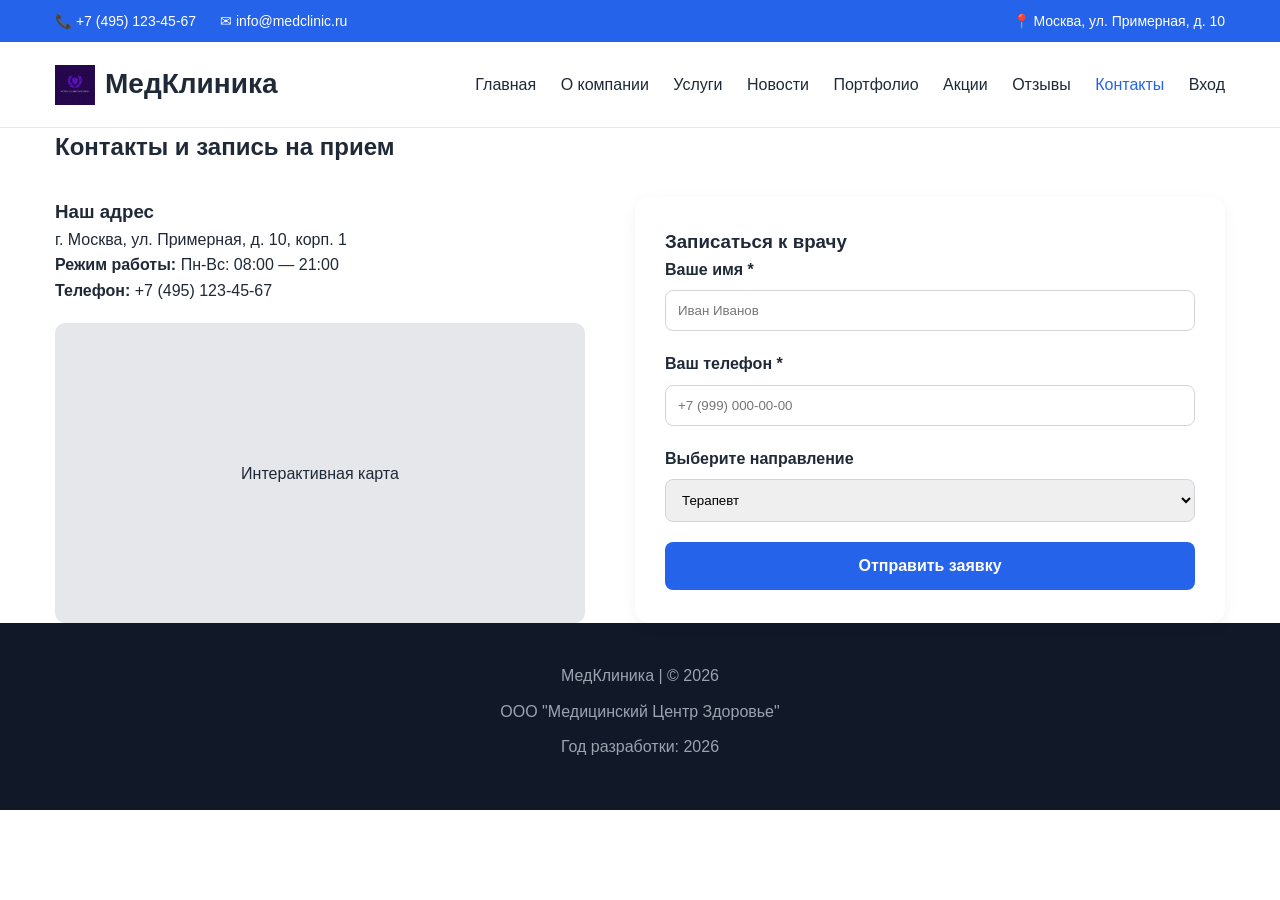
<file: contacts.html>
<!DOCTYPE html>
<html lang="ru">
<head>
    <meta charset="UTF-8">
    <meta name="viewport" content="width=device-width, initial-scale=1.0">
    <title>МедКлиника — Контакты и запись</title>
    <link rel="stylesheet" href="css/style.css">
</head>
<body>

    <div class="topbar">
        <div class="container topbar-content">
            <div class="topbar-left">
                <span>📞 +7 (495) 123-45-67</span>
                <span>✉ info@medclinic.ru</span>
            </div>
            <div class="topbar-right">
                <span>📍 Москва, ул. Примерная, д. 10</span>
            </div>
        </div>
    </div>

    <header>
        <div class="container header-content">
            <div class="logo">
                <a href="index.html">
                    <img src="img/logo.png" alt="Логотип МедКлиника" class="logo-img">
                    МедКлиника
                </a>
            </div>
            <nav>
                <a href="index.html">Главная</a>
                <a href="about.html">О компании</a>
                <a href="services.html">Услуги</a>
                <a href="news.html">Новости</a>
                <a href="portfolio.html">Портфолио</a>
                <a href="promo.html">Акции</a>
                <a href="feedback.html">Отзывы</a>
                <a href="contacts.html" class="active">Контакты</a>
                <a href="auth.html">Вход</a>
            </nav>
        </div>
    </header>

    <main class="container">
        <section class="contact-section">
            <h1>Контакты и запись на прием</h1>

            <div class="contacts-layout">
                <div class="contact-info">
                    <h3>Наш адрес</h3>
                    <p>г. Москва, ул. Примерная, д. 10, корп. 1</p>
                    <p><strong>Режим работы:</strong> Пн-Вс: 08:00 — 21:00</p>
                    <p><strong>Телефон:</strong> +7 (495) 123-45-67</p>

                    <div class="map-placeholder">
                        <p>Интерактивная карта</p>
                    </div>
                </div>

                <div class="appointment-form-block">
                    <h3>Записаться к врачу</h3>
                    <form id="appointmentForm">
                        <div class="form-group">
                            <label>Ваше имя *</label>
                            <input type="text" id="userName" placeholder="Иван Иванов" required>
                        </div>

                        <div class="form-group">
                            <label>Ваш телефон *</label>
                            <input type="tel" id="userPhone" placeholder="+7 (999) 000-00-00" required>
                        </div>

                        <div class="form-group">
                            <label>Выберите направление</label>
                            <select id="userSpecialty">
                                <option value="Терапевт">Терапевт</option>
                                <option value="Кардиолог">Кардиолог</option>
                                <option value="Стоматолог">Стоматолог</option>
                                <option value="Диагностика">Диагностика</option>
                            </select>
                        </div>

                        <button type="submit" class="btn-submit">Отправить заявку</button>
                    </form>
                </div>
            </div>
        </section>
    </main>

    <footer>
        <div class="container footer-content">
            <p>МедКлиника | &copy; 2026</p>
            <p>ООО "Медицинский Центр Здоровье"</p>
            <p>Год разработки: 2026</p>
        </div>
    </footer>

    <script src="js/script.js"></script>
</body>
</html>
</file>
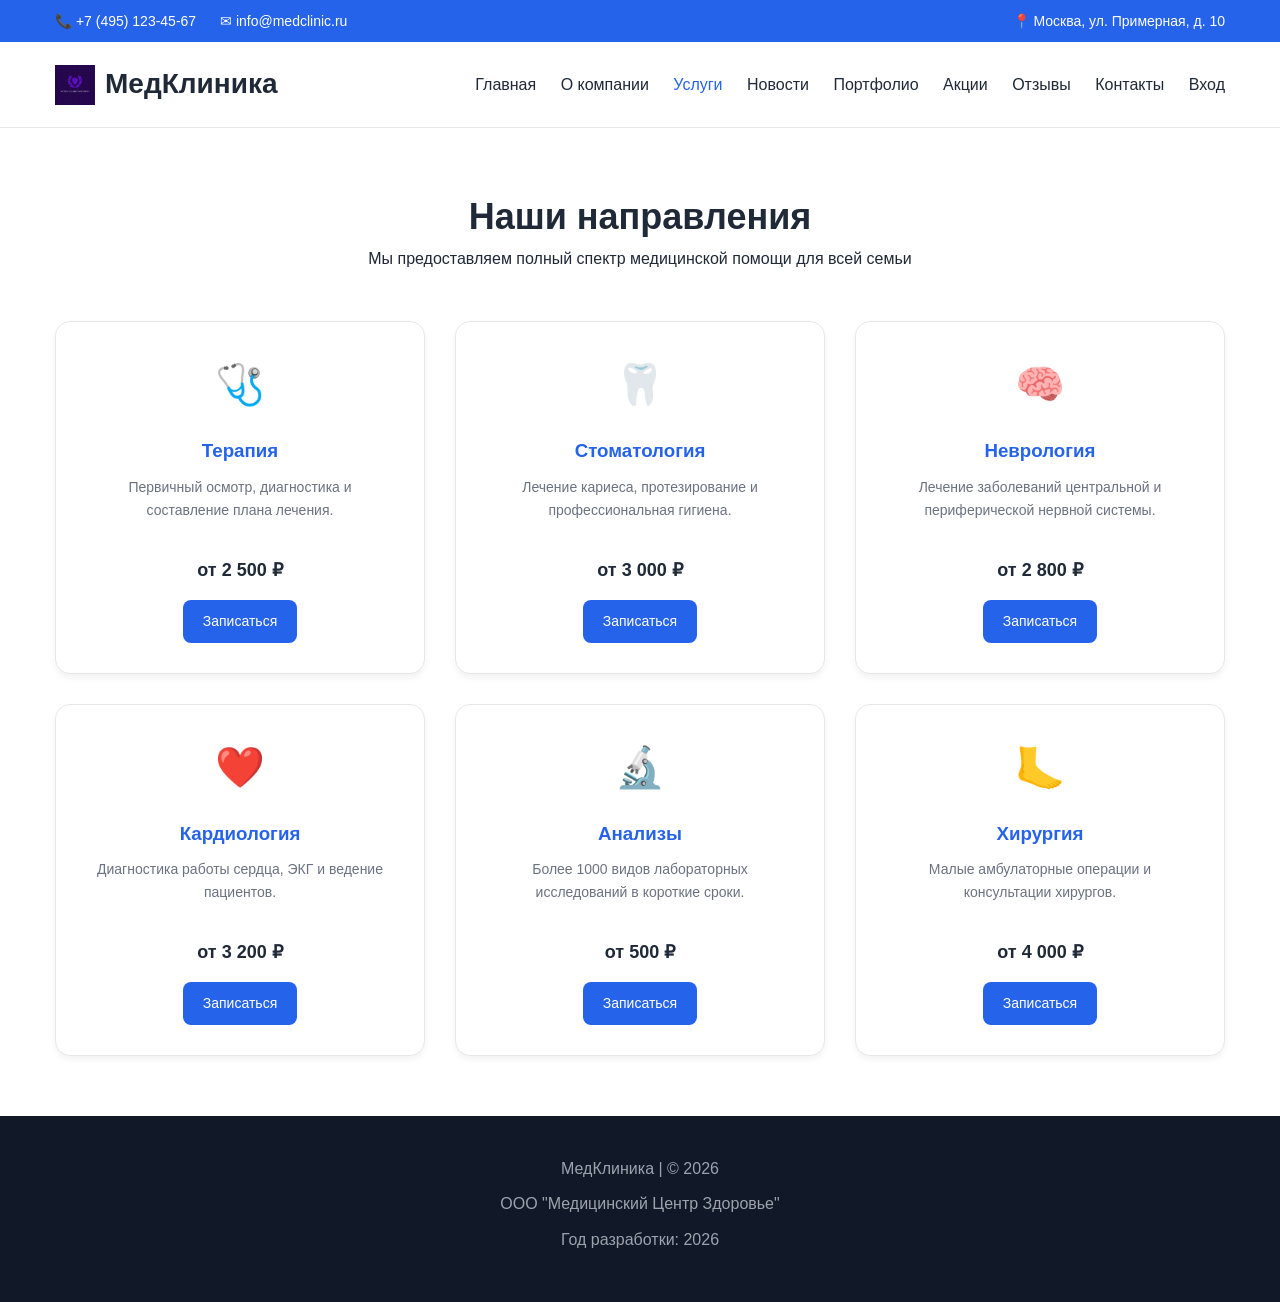
<file: services.html>
<!DOCTYPE html>
<html lang="ru">
<head>
    <meta charset="UTF-8">
    <meta name="viewport" content="width=device-width, initial-scale=1.0">
    <title>МедКлиника — Наши услуги</title>
    <link rel="stylesheet" href="css/style.css">
</head>
<body>

    <div class="topbar">
        <div class="container topbar-content">
            <div class="topbar-left">
                <span>📞 +7 (495) 123-45-67</span>
                <span>✉ info@medclinic.ru</span>
            </div>
            <div class="topbar-right">
                <span>📍 Москва, ул. Примерная, д. 10</span>
            </div>
        </div>
    </div>

    <header>
        <div class="container header-content">
            <div class="logo">
                <a href="index.html">
                    <img src="img/logo.png" alt="Логотип МедКлиника" class="logo-img">
                    МедКлиника
                </a>
            </div>
            <nav>
                <a href="index.html">Главная</a>
                <a href="about.html">О компании</a>
                <a href="services.html" class="active">Услуги</a>
                <a href="news.html">Новости</a>
                <a href="portfolio.html">Портфолио</a>
                <a href="promo.html">Акции</a>
                <a href="feedback.html">Отзывы</a>
                <a href="contacts.html">Контакты</a>
                <a href="auth.html">Вход</a>
            </nav>
        </div>
    </header>

    <main class="container">
        <section class="services-section">
            <div class="section-header">
                <h1>Наши направления</h1>
                <p>Мы предоставляем полный спектр медицинской помощи для всей семьи</p>
            </div>

            <div class="services-grid">

                <div class="service-card">
                    <div class="service-icon">🩺</div>
                    <h3>Терапия</h3>
                    <p>Первичный осмотр, диагностика и составление плана лечения.</p>
                    <span class="price">от 2 500 ₽</span>
                    <a href="contacts.html" class="btn-sm">Записаться</a>
                </div>

                <div class="service-card">
                    <div class="service-icon">🦷</div>
                    <h3>Стоматология</h3>
                    <p>Лечение кариеса, протезирование и профессиональная гигиена.</p>
                    <span class="price">от 3 000 ₽</span>
                    <a href="contacts.html" class="btn-sm">Записаться</a>
                </div>

                <div class="service-card">
                    <div class="service-icon">🧠</div>
                    <h3>Неврология</h3>
                    <p>Лечение заболеваний центральной и периферической нервной системы.</p>
                    <span class="price">от 2 800 ₽</span>
                    <a href="contacts.html" class="btn-sm">Записаться</a>
                </div>

                <div class="service-card">
                    <div class="service-icon">❤️</div>
                    <h3>Кардиология</h3>
                    <p>Диагностика работы сердца, ЭКГ и ведение пациентов.</p>
                    <span class="price">от 3 200 ₽</span>
                    <a href="contacts.html" class="btn-sm">Записаться</a>
                </div>

                <div class="service-card">
                    <div class="service-icon">🔬</div>
                    <h3>Анализы</h3>
                    <p>Более 1000 видов лабораторных исследований в короткие сроки.</p>
                    <span class="price">от 500 ₽</span>
                    <a href="contacts.html" class="btn-sm">Записаться</a>
                </div>

                <div class="service-card">
                    <div class="service-icon">🦶</div>
                    <h3>Хирургия</h3>
                    <p>Малые амбулаторные операции и консультации хирургов.</p>
                    <span class="price">от 4 000 ₽</span>
                    <a href="contacts.html" class="btn-sm">Записаться</a>
                </div>

            </div>
        </section>
    </main>

    <footer>
        <div class="container footer-content">
            <p>МедКлиника | &copy; 2026</p>
            <p>ООО "Медицинский Центр Здоровье"</p>
            <p>Год разработки: 2026</p>
        </div>
    </footer>

    <script src="js/script.js"></script>
</body>
</html>
</file>
<file: css/style.css>
/* ===========================================
   ОБЩИЕ НАСТРОЙКИ И ПЕРЕМЕННЫЕ
   =========================================== */

/* CSS-переменные (custom properties) для цветов и значений.
   Это позволяет легко менять цвета во всем проекте, меняя только здесь. */
:root {
    --primary-color: #2563eb;      /* Основной синий цвет для акцентов */
    --secondary-color: #1e40af;    /* Темно-синий для hover эффектов */
    --text-dark: #1f2937;          /* Темный цвет текста */
    --text-light: #6b7280;         /* Светлый цвет текста */
    --bg-light: #f3f4f6;           /* Светлый фон секций */
    --white: #ffffff;              /* Белый цвет */
    --border-light: #e5e7eb;       /* Светлый цвет границ */
    --shadow-soft: 0 4px 6px rgba(0, 0, 0, 0.05); /* Мягкая тень */
}

/* Сброс стандартных отступов браузера для всех элементов */
* {
    margin: 0;
    padding: 0;
    box-sizing: border-box; /* Включает padding и border в ширину элемента */
}

/* Базовые стили для всего документа */
body {
    font-family: 'Segoe UI', Arial, sans-serif; /* Шрифт с запасными вариантами */
    line-height: 1.6;                          /* Высота строки для читаемости */
    color: var(--text-dark);                   /* Цвет текста из переменных */
    background-color: var(--white);            /* Фон страницы */
}

/* Контейнер для центрирования контента и ограничения ширины */
.container {
    max-width: 1200px;     /* Максимальная ширина */
    margin: 0 auto;        /* Центрирование по горизонтали */
    padding: 0 15px;       /* Отступы слева и справа */
}

/* ===========================================
   ВЕРХНЯЯ ПАНЕЛЬ (TOPBAR)
   =========================================== */

/* Стили для верхней информационной панели */
.topbar {
    background-color: var(--primary-color);
    color: var(--white);
    padding: 10px 0;
    font-size: 14px;
}

/* Группировка flex-свойств для повторяющихся элементов */
.topbar-content,
.header-content,
.advantages .container,
.contacts-layout,
.services-grid {
    display: flex;
    gap: 20px; /* Расстояние между элементами */
}

/* Выравнивание элементов в верхней панели и шапке */
.topbar-content,
.header-content {
    justify-content: space-between; /* Элементы по краям */
}

.topbar-left span + span {
    margin-left: 20px; /* Отступ между элементами в верхней панели */
}

/* ===========================================
   ШАПКА И МЕНЮ (HEADER)
   =========================================== */

/* Стили для шапки сайта */
header {
    background: var(--white);
    padding: 20px 0;
    border-bottom: 1px solid var(--border-light);
}

.header-content {
    align-items: center; /* Вертикальное выравнивание элементов */
}

/* Стили для логотипа */
.logo a {
    display: flex;
    align-items: center;
    gap: 10px;             /* Расстояние между изображением и текстом */
    font-size: 28px;
    font-weight: bold;
    text-decoration: none;
    color: var(--text-dark);
}

.logo-img {
    width: 40px;
    height: auto;          /* Сохраняет пропорции изображения */
    display: block;
}

.logo span {
    color: #ef4444; /* Красный цвет для сердечка */
}

/* Стили для навигационного меню */
nav a {
    text-decoration: none;
    color: var(--text-dark);
    margin-left: 20px;
    font-weight: 500;
    transition: color 0.3s; /* Плавный переход цвета */
}

nav a:hover,
nav a.active {
    color: var(--primary-color); /* Изменение цвета при наведении и активной ссылке */
}

/* ===========================================
   КНОПКИ (BUTTONS)
   =========================================== */

/* Общие стили для всех кнопок */
.btn,
.btn-sm,
.btn-submit {
    display: inline-block;
    background: var(--primary-color);
    color: var(--white);
    text-decoration: none;
    border-radius: 8px;
    transition: background 0.3s, transform 0.3s; /* Плавные переходы */
}

/* Основная кнопка */
.btn {
    padding: 15px 30px;
    margin-top: 20px;
}

/* Маленькая кнопка */
.btn-sm {
    padding: 10px 20px;
    font-size: 14px;
}

/* Кнопка отправки формы */
.btn-submit {
    width: 100%;           /* Полная ширина */
    padding: 15px;
    border: none;
    font-size: 16px;
    font-weight: bold;
    cursor: pointer;
}

/* Эффект при наведении на кнопки */
.btn:hover,
.btn-sm:hover,
.btn-submit:hover {
    background: var(--secondary-color);
}

/* ===========================================
   ГЛАВНЫЙ БАННЕР (HERO)
   =========================================== */

/* Стили для главного баннера с фоновым изображением */
.hero {
    background: linear-gradient(rgba(0, 0, 0, 0.5), rgba(0, 0, 0, 0.5)), url('../img/hero-bg.jpg') center/cover;
    height: 500px;
    display: flex;
    align-items: center;
    justify-content: center;
    color: var(--white);
    text-align: center;
}

.hero h1 {
    font-size: 48px;
    margin-bottom: 20px;
}

/* ===========================================
   ПРЕИМУЩЕСТВА (ADVANTAGES)
   =========================================== */

/* Стили для секции преимуществ */
.advantages {
    padding: 80px 0;
    background: var(--bg-light);
}

.advantages .container {
    justify-content: space-between; /* Распределение карточек по ширине */
}

/* Общие стили для карточек */
.advantage-card,
.service-card,
.appointment-form-block {
    background: var(--white);
    border-radius: 15px;
}

/* Тени для карточек преимуществ и услуг */
.advantage-card,
.service-card {
    box-shadow: var(--shadow-soft);
}

/* Стили для карточки преимущества */
.advantage-card {
    padding: 40px;
    text-align: center;
    flex: 1; /* Равномерное распределение ширины */
}

.advantage-card .icon,
.service-icon {
    font-size: 40px;
    margin-bottom: 20px;
}

/* ===========================================
   ПОДВАЛ (FOOTER)
   =========================================== */

/* Стили для подвала сайта */
footer {
    background: #111827;
    color: #9ca3af;
    padding: 40px 0;
    text-align: center;
}

.footer-content p {
    margin-bottom: 10px;
}

/* Макет для контактов в подвале */
.contacts-layout {
    gap: 50px;
    margin-top: 30px;
}

.contact-info,
.appointment-form-block {
    flex: 1; /* Равная ширина для блоков */
}

/* Заглушка для карты */
.map-placeholder {
    background: #e5e7eb;
    height: 300px;
    display: flex;
    align-items: center;
    justify-content: center;
    margin-top: 20px;
    border-radius: 10px;
}

/* Стили для блока формы записи */
.appointment-form-block {
    padding: 30px;
    box-shadow: 0 4px 15px rgba(0, 0, 0, 0.05);
}

/* Стили для групп формы */
.form-group {
    margin-bottom: 20px;
}

.form-group label {
    display: block;
    margin-bottom: 8px;
    font-weight: bold;
}

.form-group input,
.form-group select {
    width: 100%;
    padding: 12px;
    border: 1px solid #d1d5db;
    border-radius: 8px;
}

/* ===========================================
   СТРАНИЦА УСЛУГ (SERVICES)
   =========================================== */

/* Стили для секции услуг */
.services-section {
    padding: 60px 0;
}

/* Заголовок секции */
.section-header {
    text-align: center;
    margin-bottom: 50px;
}

.section-header h1 {
    font-size: 36px;
    color: var(--text-dark);
}

/* Сетка для карточек услуг */
.services-grid {
    flex-wrap: wrap;       /* Перенос на новую строку */
    justify-content: center;
    gap: 30px;
}

/* Стили для карточки услуги */
.service-card {
    border: 1px solid var(--border-light);
    padding: 30px;
    width: calc(33.333% - 20px); /* 3 карточки в ряд с учетом gap */
    min-width: 300px;
    text-align: center;
    transition: transform 0.3s, box-shadow 0.3s;
}

.service-card:hover {
    transform: translateY(-5px); /* Подъем при наведении */
    box-shadow: 0 10px 20px rgba(0, 0, 0, 0.1);
}

.service-card h3 {
    margin-bottom: 10px;
    color: var(--primary-color);
}

.service-card p {
    font-size: 14px;
    color: var(--text-light);
    margin-bottom: 20px;
    min-height: 60px; /* Фиксированная высота для выравнивания */
}

.price {
    display: block;
    font-weight: bold;
    font-size: 18px;
    margin-bottom: 15px;
}
</file>
